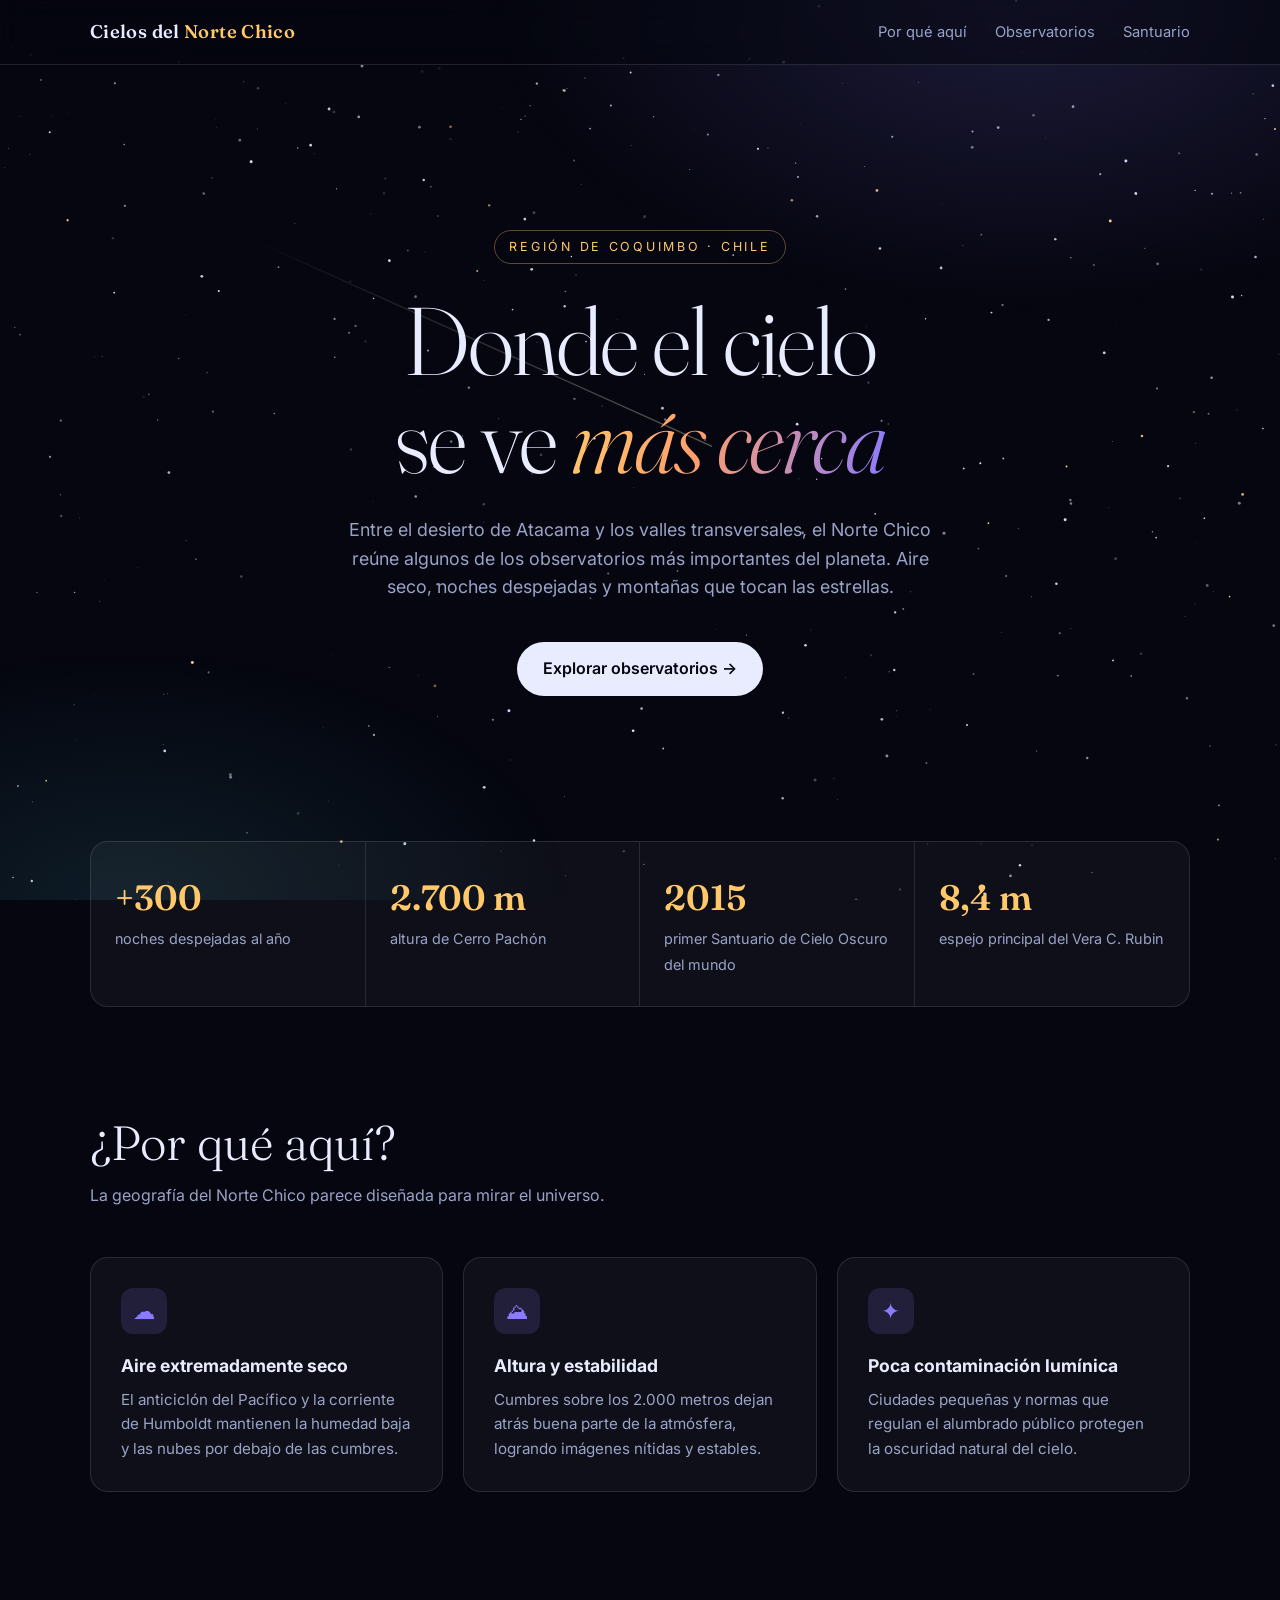
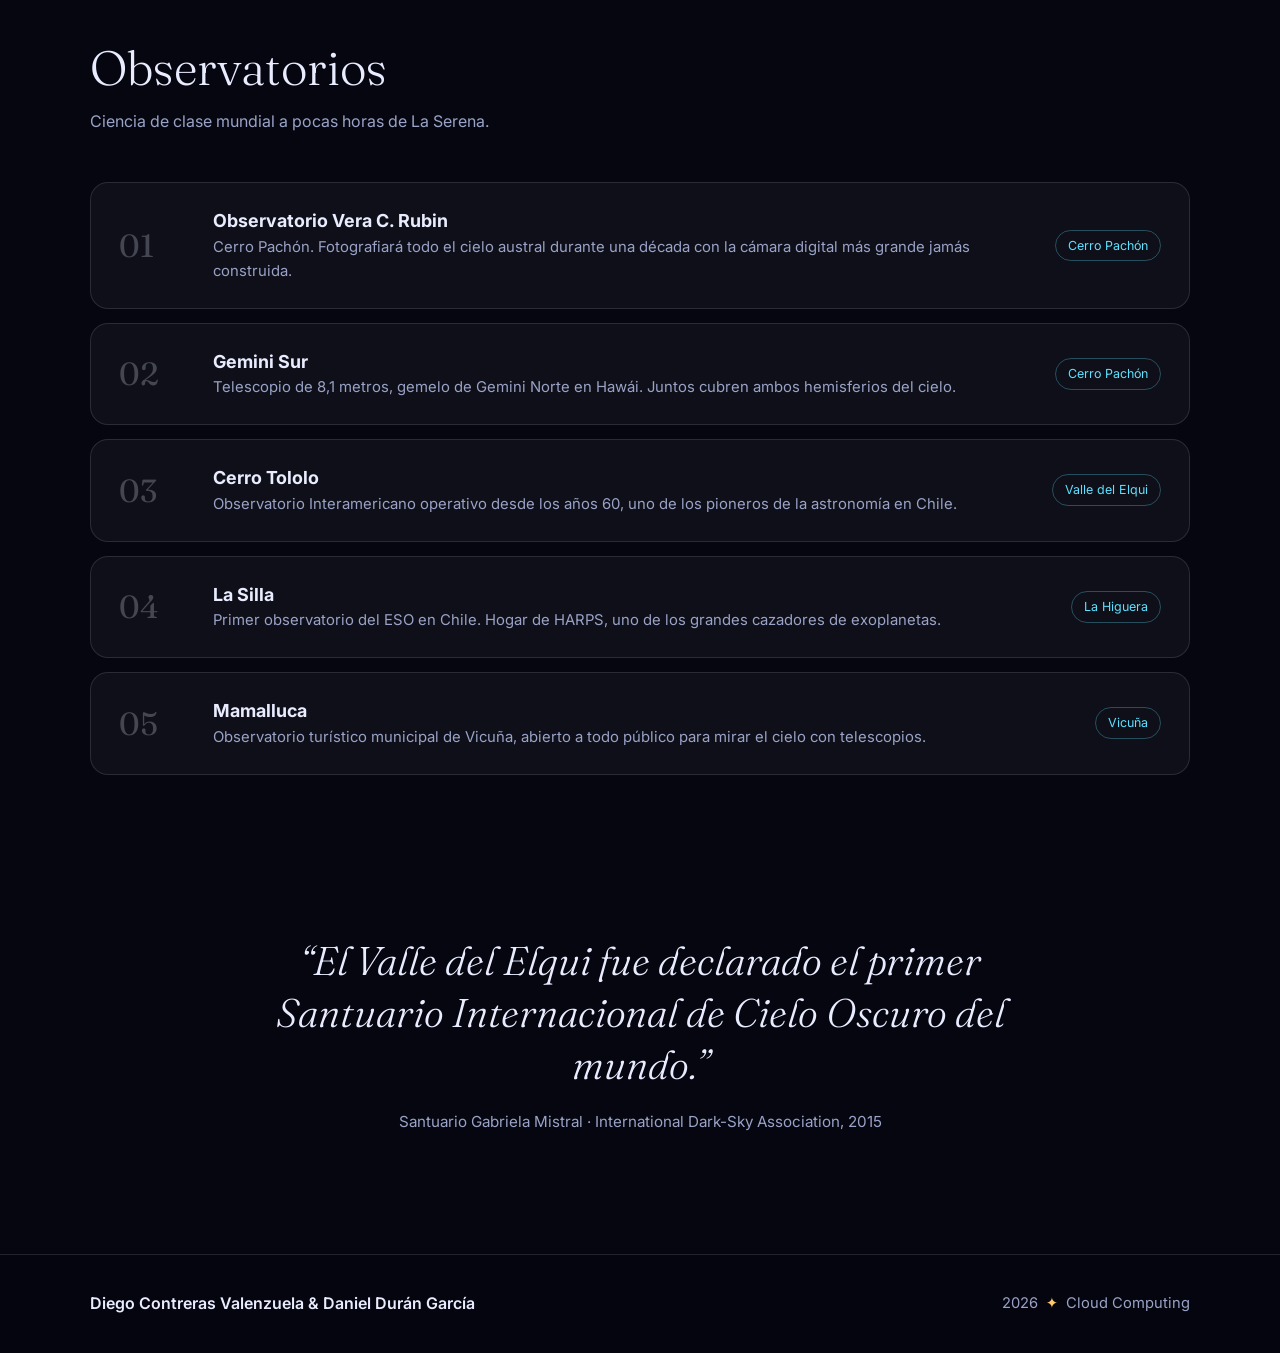
<file: index.html>
<!doctype html>
<html lang="es">
<head>
  <meta charset="utf-8">
  <meta name="viewport" content="width=device-width, initial-scale=1">
  <title>Cielos del Norte Chico</title>
  <meta name="description" content="Los cielos más limpios del planeta: observatorios de la Región de Coquimbo, Chile.">
  <link rel="preconnect" href="https://fonts.googleapis.com">
  <link rel="preconnect" href="https://fonts.gstatic.com" crossorigin>
  <link href="https://fonts.googleapis.com/css2?family=Fraunces:opsz,wght@9..144,300;9..144,600&family=Inter:wght@400;500;600&display=swap" rel="stylesheet">
  <style>
    :root {
      --bg: #05060f;
      --bg-2: #0b0e24;
      --ink: #e9ecff;
      --muted: #9aa3c7;
      --line: rgba(233, 236, 255, 0.12);
      --card: rgba(255, 255, 255, 0.04);
      --gold: #ffc96b;
      --violet: #8b7bff;
      --cyan: #5ee1ff;
      --radius: 18px;
    }

    * { box-sizing: border-box; margin: 0; padding: 0; }

    html { scroll-behavior: smooth; }

    body {
      font-family: "Inter", system-ui, sans-serif;
      background: var(--bg);
      color: var(--ink);
      line-height: 1.6;
      overflow-x: hidden;
    }

    #sky {
      position: fixed;
      inset: 0;
      z-index: -2;
      display: block;
    }

    .glow {
      position: fixed;
      inset: 0;
      z-index: -1;
      pointer-events: none;
      background:
        radial-gradient(60% 50% at 80% 0%, rgba(139, 123, 255, 0.18), transparent 70%),
        radial-gradient(50% 40% at 10% 100%, rgba(94, 225, 255, 0.10), transparent 70%);
    }

    .wrap { width: min(1100px, 100% - 32px); margin-inline: auto; }

    /* ---------- Nav ---------- */
    nav {
      position: sticky;
      top: 0;
      z-index: 10;
      backdrop-filter: blur(12px);
      background: rgba(5, 6, 15, 0.55);
      border-bottom: 1px solid var(--line);
    }
    nav .wrap {
      display: flex;
      align-items: center;
      justify-content: space-between;
      height: 64px;
    }
    .brand {
      font-family: "Fraunces", serif;
      font-weight: 600;
      font-size: 1.15rem;
      letter-spacing: 0.02em;
      color: var(--ink);
      text-decoration: none;
    }
    .brand span { color: var(--gold); }
    nav ul { display: flex; gap: 28px; list-style: none; }
    nav a.link { color: var(--muted); text-decoration: none; font-size: 0.92rem; transition: color .2s; }
    nav a.link:hover { color: var(--ink); }

    /* ---------- Hero ---------- */
    .hero {
      min-height: calc(100vh - 64px);
      display: grid;
      place-items: center;
      text-align: center;
      padding: 80px 0 120px;
    }
    .eyebrow {
      display: inline-block;
      font-size: 0.78rem;
      letter-spacing: 0.22em;
      text-transform: uppercase;
      color: var(--gold);
      border: 1px solid rgba(255, 201, 107, 0.35);
      padding: 6px 14px;
      border-radius: 999px;
      margin-bottom: 28px;
    }
    h1 {
      font-family: "Fraunces", serif;
      font-weight: 300;
      font-size: clamp(2.8rem, 8vw, 6rem);
      line-height: 1.02;
      letter-spacing: -0.02em;
    }
    h1 em {
      font-style: italic;
      background: linear-gradient(100deg, var(--gold), #ff9f6b 40%, var(--violet));
      -webkit-background-clip: text;
      background-clip: text;
      color: transparent;
    }
    .lead {
      max-width: 620px;
      margin: 28px auto 40px;
      color: var(--muted);
      font-size: 1.12rem;
    }
    .btn {
      display: inline-flex;
      align-items: center;
      gap: 10px;
      padding: 14px 26px;
      border-radius: 999px;
      background: var(--ink);
      color: var(--bg);
      font-weight: 600;
      text-decoration: none;
      transition: transform .2s, box-shadow .2s;
    }
    .btn:hover { transform: translateY(-2px); box-shadow: 0 10px 40px rgba(255, 201, 107, 0.25); }

    /* ---------- Stats ---------- */
    .stats {
      display: grid;
      grid-template-columns: repeat(4, 1fr);
      border: 1px solid var(--line);
      border-radius: var(--radius);
      background: var(--card);
      margin-top: -60px;
      position: relative;
    }
    .stat { padding: 28px 24px; border-right: 1px solid var(--line); }
    .stat:last-child { border-right: 0; }
    .stat b {
      display: block;
      font-family: "Fraunces", serif;
      font-weight: 600;
      font-size: 2.2rem;
      color: var(--gold);
    }
    .stat span { color: var(--muted); font-size: 0.9rem; }

    /* ---------- Sections ---------- */
    section { padding: 110px 0 40px; }
    .section-head { max-width: 640px; margin-bottom: 48px; }
    h2 {
      font-family: "Fraunces", serif;
      font-weight: 300;
      font-size: clamp(2rem, 4.5vw, 3rem);
      line-height: 1.1;
      margin-bottom: 14px;
    }
    .section-head p { color: var(--muted); }

    .why {
      display: grid;
      grid-template-columns: repeat(3, 1fr);
      gap: 20px;
    }
    .why article {
      padding: 30px;
      border: 1px solid var(--line);
      border-radius: var(--radius);
      background: var(--card);
    }
    .why .icon {
      width: 46px; height: 46px;
      display: grid; place-items: center;
      border-radius: 12px;
      background: rgba(139, 123, 255, 0.15);
      color: var(--violet);
      font-size: 1.4rem;
      margin-bottom: 18px;
    }
    .why h3 { font-size: 1.1rem; margin-bottom: 8px; }
    .why p { color: var(--muted); font-size: 0.95rem; }

    /* ---------- Observatories ---------- */
    .obs { display: grid; gap: 14px; }
    .ob {
      display: grid;
      grid-template-columns: 70px 1fr auto;
      align-items: center;
      gap: 24px;
      padding: 24px 28px;
      border: 1px solid var(--line);
      border-radius: var(--radius);
      background: var(--card);
      transition: border-color .25s, transform .25s, background .25s;
    }
    .ob:hover {
      border-color: rgba(255, 201, 107, 0.45);
      background: rgba(255, 201, 107, 0.05);
      transform: translateX(6px);
    }
    .ob .num {
      font-family: "Fraunces", serif;
      font-size: 2rem;
      color: rgba(233, 236, 255, 0.25);
    }
    .ob h3 { font-size: 1.12rem; }
    .ob p { color: var(--muted); font-size: 0.93rem; }
    .tag {
      font-size: 0.78rem;
      color: var(--cyan);
      border: 1px solid rgba(94, 225, 255, 0.3);
      padding: 5px 12px;
      border-radius: 999px;
      white-space: nowrap;
    }

    /* ---------- Quote ---------- */
    .quote {
      text-align: center;
      padding: 120px 0;
    }
    .quote blockquote {
      font-family: "Fraunces", serif;
      font-weight: 300;
      font-style: italic;
      font-size: clamp(1.6rem, 3.6vw, 2.5rem);
      line-height: 1.3;
      max-width: 820px;
      margin: 0 auto 18px;
    }
    .quote cite { color: var(--muted); font-style: normal; font-size: 0.95rem; }

    /* ---------- Footer ---------- */
    footer {
      border-top: 1px solid var(--line);
      background: rgba(5, 6, 15, 0.75);
      backdrop-filter: blur(10px);
      padding: 36px 0;
    }
    footer .wrap {
      display: flex;
      flex-wrap: wrap;
      justify-content: space-between;
      align-items: center;
      gap: 16px;
    }
    footer .who { font-weight: 600; }
    footer .meta { color: var(--muted); font-size: 0.92rem; }
    footer .dot { color: var(--gold); margin: 0 8px; }

    /* ---------- Reveal on scroll ---------- */
    .reveal { opacity: 0; transform: translateY(24px); transition: opacity .8s ease, transform .8s ease; }
    .reveal.in { opacity: 1; transform: none; }

    /* ---------- Responsive ---------- */
    @media (max-width: 860px) {
      nav ul { display: none; }
      .stats { grid-template-columns: repeat(2, 1fr); }
      .stat:nth-child(2) { border-right: 0; }
      .stat:nth-child(-n+2) { border-bottom: 1px solid var(--line); }
      .why { grid-template-columns: 1fr; }
      .ob { grid-template-columns: 1fr; gap: 8px; }
      .ob .num { font-size: 1.4rem; }
      .tag { justify-self: start; }
      footer .wrap { flex-direction: column; text-align: center; }
    }

    @media (prefers-reduced-motion: reduce) {
      html { scroll-behavior: auto; }
      .reveal { opacity: 1; transform: none; transition: none; }
      .ob, .btn { transition: none; }
    }
  </style>
</head>
<body>
  <canvas id="sky" aria-hidden="true"></canvas>
  <div class="glow"></div>

  <nav>
    <div class="wrap">
      <a class="brand" href="#">Cielos del <span>Norte Chico</span></a>
      <ul>
        <li><a class="link" href="#por-que">Por qué aquí</a></li>
        <li><a class="link" href="#observatorios">Observatorios</a></li>
        <li><a class="link" href="#santuario">Santuario</a></li>
      </ul>
    </div>
  </nav>

  <header class="hero">
    <div class="wrap">
      <span class="eyebrow">Región de Coquimbo · Chile</span>
      <h1>Donde el cielo<br>se ve <em>más cerca</em></h1>
      <p class="lead">
        Entre el desierto de Atacama y los valles transversales, el Norte Chico
        reúne algunos de los observatorios más importantes del planeta.
        Aire seco, noches despejadas y montañas que tocan las estrellas.
      </p>
      <a class="btn" href="#observatorios">Explorar observatorios →</a>
    </div>
  </header>

  <div class="wrap">
    <div class="stats reveal">
      <div class="stat"><b>+300</b><span>noches despejadas al año</span></div>
      <div class="stat"><b>2.700 m</b><span>altura de Cerro Pachón</span></div>
      <div class="stat"><b>2015</b><span>primer Santuario de Cielo Oscuro del mundo</span></div>
      <div class="stat"><b>8,4 m</b><span>espejo principal del Vera C. Rubin</span></div>
    </div>
  </div>

  <section id="por-que">
    <div class="wrap">
      <div class="section-head reveal">
        <h2>¿Por qué aquí?</h2>
        <p>La geografía del Norte Chico parece diseñada para mirar el universo.</p>
      </div>
      <div class="why">
        <article class="reveal">
          <div class="icon">☁</div>
          <h3>Aire extremadamente seco</h3>
          <p>El anticiclón del Pacífico y la corriente de Humboldt mantienen
          la humedad baja y las nubes por debajo de las cumbres.</p>
        </article>
        <article class="reveal">
          <div class="icon">⛰</div>
          <h3>Altura y estabilidad</h3>
          <p>Cumbres sobre los 2.000 metros dejan atrás buena parte de la
          atmósfera, logrando imágenes nítidas y estables.</p>
        </article>
        <article class="reveal">
          <div class="icon">✦</div>
          <h3>Poca contaminación lumínica</h3>
          <p>Ciudades pequeñas y normas que regulan el alumbrado público
          protegen la oscuridad natural del cielo.</p>
        </article>
      </div>
    </div>
  </section>

  <section id="observatorios">
    <div class="wrap">
      <div class="section-head reveal">
        <h2>Observatorios</h2>
        <p>Ciencia de clase mundial a pocas horas de La Serena.</p>
      </div>
      <div class="obs">
        <div class="ob reveal">
          <div class="num">01</div>
          <div>
            <h3>Observatorio Vera C. Rubin</h3>
            <p>Cerro Pachón. Fotografiará todo el cielo austral durante una década con la cámara digital más grande jamás construida.</p>
          </div>
          <span class="tag">Cerro Pachón</span>
        </div>
        <div class="ob reveal">
          <div class="num">02</div>
          <div>
            <h3>Gemini Sur</h3>
            <p>Telescopio de 8,1 metros, gemelo de Gemini Norte en Hawái. Juntos cubren ambos hemisferios del cielo.</p>
          </div>
          <span class="tag">Cerro Pachón</span>
        </div>
        <div class="ob reveal">
          <div class="num">03</div>
          <div>
            <h3>Cerro Tololo</h3>
            <p>Observatorio Interamericano operativo desde los años 60, uno de los pioneros de la astronomía en Chile.</p>
          </div>
          <span class="tag">Valle del Elqui</span>
        </div>
        <div class="ob reveal">
          <div class="num">04</div>
          <div>
            <h3>La Silla</h3>
            <p>Primer observatorio del ESO en Chile. Hogar de HARPS, uno de los grandes cazadores de exoplanetas.</p>
          </div>
          <span class="tag">La Higuera</span>
        </div>
        <div class="ob reveal">
          <div class="num">05</div>
          <div>
            <h3>Mamalluca</h3>
            <p>Observatorio turístico municipal de Vicuña, abierto a todo público para mirar el cielo con telescopios.</p>
          </div>
          <span class="tag">Vicuña</span>
        </div>
      </div>
    </div>
  </section>

  <section id="santuario" class="quote">
    <div class="wrap reveal">
      <blockquote>“El Valle del Elqui fue declarado el primer Santuario Internacional de Cielo Oscuro del mundo.”</blockquote>
      <cite>Santuario Gabriela Mistral · International Dark-Sky Association, 2015</cite>
    </div>
  </section>

  <footer>
    <div class="wrap">
      <div class="who">Diego Contreras Valenzuela &amp; Daniel Durán García</div>
      <div class="meta">
        <span id="year">2026</span><span class="dot">✦</span>Cloud Computing
      </div>
    </div>
  </footer>

  <script>
    // Año actual dinámico (el HTML trae 2026 como respaldo si JS no carga)
    document.getElementById("year").textContent = new Date().getFullYear();

    // Aparición de secciones al hacer scroll
    const io = new IntersectionObserver((entries) => {
      entries.forEach((e) => {
        if (e.isIntersecting) { e.target.classList.add("in"); io.unobserve(e.target); }
      });
    }, { threshold: 0.15 });
    document.querySelectorAll(".reveal").forEach((el) => io.observe(el));

    // Cielo estrellado animado
    const canvas = document.getElementById("sky");
    const ctx = canvas.getContext("2d");
    const reduced = window.matchMedia("(prefers-reduced-motion: reduce)").matches;
    let stars = [], shooting = null, w, h, dpr;

    function resize() {
      dpr = Math.min(window.devicePixelRatio || 1, 2);
      w = window.innerWidth; h = window.innerHeight;
      canvas.width = w * dpr; canvas.height = h * dpr;
      canvas.style.width = w + "px"; canvas.style.height = h + "px";
      ctx.setTransform(dpr, 0, 0, dpr, 0, 0);
      const count = Math.floor((w * h) / 2600);
      stars = Array.from({ length: count }, () => ({
        x: Math.random() * w,
        y: Math.random() * h,
        r: Math.random() * 1.3 + 0.2,
        a: Math.random(),
        s: Math.random() * 0.015 + 0.003,
        warm: Math.random() < 0.12
      }));
    }

    function draw() {
      ctx.fillStyle = "#05060f";
      ctx.fillRect(0, 0, w, h);
      for (const st of stars) {
        if (!reduced) {
          st.a += st.s;
          if (st.a > 1 || st.a < 0.15) st.s *= -1;
        }
        ctx.beginPath();
        ctx.arc(st.x, st.y, st.r, 0, Math.PI * 2);
        ctx.fillStyle = st.warm
          ? `rgba(255, 214, 150, ${st.a})`
          : `rgba(220, 228, 255, ${st.a})`;
        ctx.fill();
      }

      if (!reduced) {
        if (!shooting && Math.random() < 0.004) {
          shooting = { x: Math.random() * w * 0.7, y: Math.random() * h * 0.4, len: 0, life: 1 };
        }
        if (shooting) {
          shooting.len += 14; shooting.life -= 0.02;
          const x2 = shooting.x + shooting.len, y2 = shooting.y + shooting.len * 0.45;
          const g = ctx.createLinearGradient(shooting.x, shooting.y, x2, y2);
          g.addColorStop(0, "rgba(255,255,255,0)");
          g.addColorStop(1, `rgba(255,236,200,${shooting.life})`);
          ctx.strokeStyle = g; ctx.lineWidth = 1.4;
          ctx.beginPath(); ctx.moveTo(shooting.x, shooting.y); ctx.lineTo(x2, y2); ctx.stroke();
          if (shooting.life <= 0) shooting = null;
        }
        requestAnimationFrame(draw);
      }
    }

    window.addEventListener("resize", () => { resize(); if (reduced) draw(); });
    resize();
    draw();
  </script>
</body>
</html>
</file>
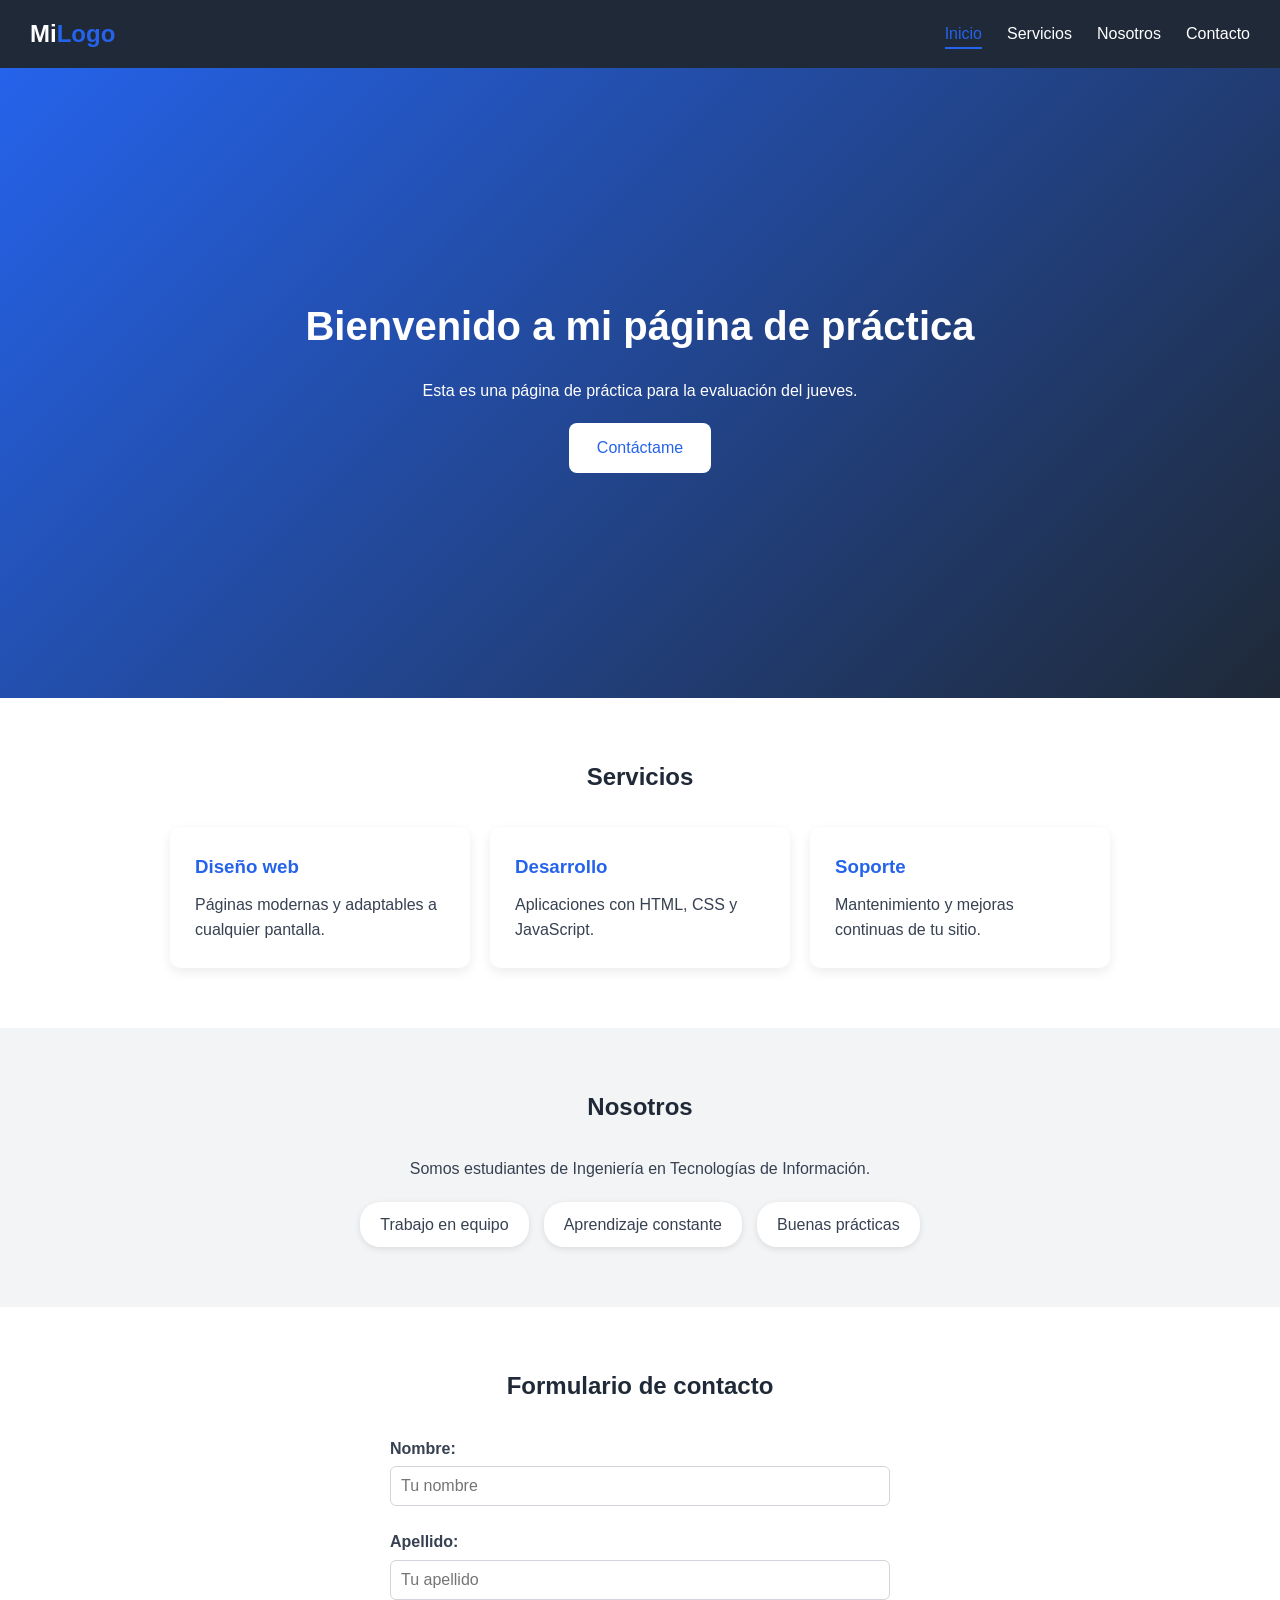
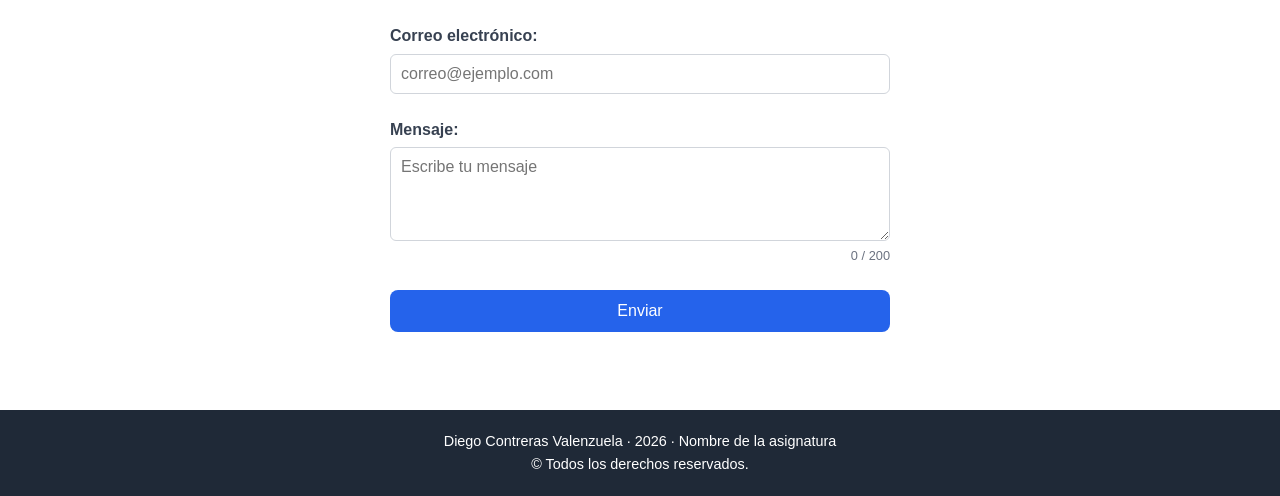
<file: practica.html>
<!DOCTYPE html>
<html lang="es">
<head>
    <!-- ===== METADATOS: no se ven en la página ===== -->
    <meta charset="UTF-8">
    <meta name="viewport" content="width=device-width, initial-scale=1.0">
    <title>Página de práctica - Evaluación jueves</title>

    <!-- CSS y JS externos. "defer" = el JS se ejecuta cuando el HTML ya cargó -->
    <link rel="stylesheet" href="practica.css">
    <script src="practica.js" defer></script>
</head>
<body>

    <!-- ===== NAVBAR ===== -->
    <header>
        <nav class="navbar">
            <a href="#inicio" class="logo">Mi<span>Logo</span></a>

            <!-- Botón hamburguesa: solo se ve en celular (ver CSS @media) -->
            <button class="menu-toggle" id="menu-toggle" aria-label="Abrir menú">☰</button>

            <ul class="menu" id="menu">
                <li><a href="#inicio" class="activo">Inicio</a></li>
                <li><a href="#servicios">Servicios</a></li>
                <li><a href="#nosotros">Nosotros</a></li>
                <li><a href="#contacto">Contacto</a></li>
            </ul>
        </nav>
    </header>

    <!-- ===== CONTENIDO PRINCIPAL ===== -->
    <main>

        <!-- Sección 1: Hero (portada) -->
        <section id="inicio" class="hero">
            <h1>Bienvenido a mi página de práctica</h1>
            <p>Esta es una página de práctica para la evaluación del jueves.</p>
            <a href="#contacto" class="boton">Contáctame</a>
        </section>

        <!-- Sección 2: Tarjetas (cards) en grid -->
        <section id="servicios" class="seccion">
            <h2>Servicios</h2>
            <div class="tarjetas">
                <article class="tarjeta">
                    <h3>Diseño web</h3>
                    <p>Páginas modernas y adaptables a cualquier pantalla.</p>
                </article>
                <article class="tarjeta">
                    <h3>Desarrollo</h3>
                    <p>Aplicaciones con HTML, CSS y JavaScript.</p>
                </article>
                <article class="tarjeta">
                    <h3>Soporte</h3>
                    <p>Mantenimiento y mejoras continuas de tu sitio.</p>
                </article>
            </div>
        </section>

        <!-- Sección 3: Texto + lista -->
        <section id="nosotros" class="seccion seccion-alterna">
            <h2>Nosotros</h2>
            <p>Somos estudiantes de Ingeniería en Tecnologías de Información.</p>
            <ul class="lista">
                <li>Trabajo en equipo</li>
                <li>Aprendizaje constante</li>
                <li>Buenas prácticas</li>
            </ul>
        </section>

        <!-- Sección 4: Formulario -->
        <section id="contacto" class="seccion">
            <h2>Formulario de contacto</h2>

            <!-- novalidate: desactiva la validación del navegador para validar con JS -->
            <form id="formulario" class="formulario" novalidate>
                <div class="campo">
                    <label for="nombre">Nombre:</label>
                    <input type="text" id="nombre" name="nombre" placeholder="Tu nombre">
                    <small class="error" id="error-nombre"></small>
                </div>

                <div class="campo">
                    <label for="apellido">Apellido:</label>
                    <input type="text" id="apellido" name="apellido" placeholder="Tu apellido">
                    <small class="error" id="error-apellido"></small>
                </div>

                <div class="campo">
                    <label for="email">Correo electrónico:</label>
                    <input type="email" id="email" name="email" placeholder="correo@ejemplo.com">
                    <small class="error" id="error-email"></small>
                </div>

                <div class="campo">
                    <label for="mensaje">Mensaje:</label>
                    <textarea id="mensaje" name="mensaje" rows="4" placeholder="Escribe tu mensaje"></textarea>
                    <small class="contador" id="contador">0 / 200</small>
                    <small class="error" id="error-mensaje"></small>
                </div>

                <button type="submit" class="boton">Enviar</button>

                <!-- Mensaje de éxito: oculto hasta que se envía bien -->
                <p class="exito" id="exito"></p>
            </form>
        </section>

    </main>

    <!-- ===== FOOTER ===== -->
    <footer class="footer">
        <p>Diego Contreras Valenzuela · <span id="anio">2026</span> · Nombre de la asignatura</p>
        <p>&copy; Todos los derechos reservados.</p>
    </footer>

</body>
</html>
</file>
<file: practica.css>
/* ===== VARIABLES: colores reutilizables (se usan con var(--nombre)) ===== */
:root {
    --primario: #2563eb;
    --primario-oscuro: #1e40af;
    --oscuro: #1f2937;
    --claro: #f3f4f6;
    --texto: #374151;
    --error: #dc2626;
    --exito: #16a34a;
}

/* ===== RESET: quita márgenes por defecto del navegador ===== */
* {
    margin: 0;
    padding: 0;
    box-sizing: border-box; /* el padding no agranda los elementos */
}

html {
    scroll-behavior: smooth; /* desplazamiento suave al hacer clic en el menú */
}

body {
    font-family: Arial, Helvetica, sans-serif;
    color: var(--texto);
    line-height: 1.6;
    min-height: 100vh;          /* mínimo, el alto de la pantalla */
    display: flex;
    flex-direction: column;     /* header, main y footer apilados */
}

main {
    flex: 1;                    /* se estira y empuja el footer abajo */
}

/* ===== NAVBAR ===== */
.navbar {
    position: sticky;           /* se queda pegada arriba al hacer scroll */
    top: 0;
    z-index: 100;               /* queda por encima del resto */
    display: flex;              /* logo y menú en la misma fila */
    justify-content: space-between; /* logo a la izquierda, menú a la derecha */
    align-items: center;        /* centrados verticalmente */
    padding: 15px 30px;
    background: var(--oscuro);
}

.logo {
    color: white;
    font-size: 1.5rem;
    font-weight: bold;
    text-decoration: none;
}

.logo span {
    color: var(--primario);
}

.menu {
    display: flex;              /* los <li> en fila (horizontal) */
    gap: 25px;                  /* espacio entre ítems */
    list-style: none;           /* sin viñetas */
}

.menu a {
    color: white;
    text-decoration: none;      /* sin subrayado */
    padding: 5px 0;
    border-bottom: 2px solid transparent;
    transition: color 0.3s, border-color 0.3s;
}

.menu a:hover,
.menu a.activo {
    color: var(--primario);
    border-bottom-color: var(--primario);
}

/* Botón hamburguesa: oculto en pantallas grandes */
.menu-toggle {
    display: none;
    background: none;
    border: none;
    color: white;
    font-size: 1.8rem;
    cursor: pointer;
}

/* ===== HERO (portada) ===== */
.hero {
    min-height: 70vh;
    display: flex;
    flex-direction: column;
    justify-content: center;    /* centrado vertical */
    align-items: center;        /* centrado horizontal */
    text-align: center;
    gap: 20px;
    padding: 40px 20px;
    color: white;
    background: linear-gradient(135deg, var(--primario), var(--oscuro));
}

.hero h1 {
    font-size: 2.5rem;
}

/* ===== BOTÓN reutilizable ===== */
.boton {
    display: inline-block;
    padding: 12px 28px;
    background: var(--primario);
    color: white;
    border: none;
    border-radius: 8px;
    font-size: 1rem;
    text-decoration: none;
    cursor: pointer;
    transition: background 0.3s, transform 0.2s;
}

.boton:hover {
    background: var(--primario-oscuro);
    transform: translateY(-2px);
}

.hero .boton {
    background: white;
    color: var(--primario);
}

/* ===== SECCIONES ===== */
.seccion {
    padding: 60px 30px;
    max-width: 1000px;
    margin: 0 auto;             /* centra la sección horizontalmente */
}

.seccion h2 {
    text-align: center;
    margin-bottom: 30px;
    color: var(--oscuro);
}

.seccion-alterna {
    max-width: none;
    background: var(--claro);
    text-align: center;
}

.lista {
    list-style: none;
    display: flex;
    justify-content: center;
    flex-wrap: wrap;            /* si no caben, bajan a otra línea */
    gap: 15px;
    margin-top: 20px;
}

.lista li {
    background: white;
    padding: 10px 20px;
    border-radius: 20px;
    box-shadow: 0 2px 6px rgba(0, 0, 0, 0.1);
}

/* ===== TARJETAS con GRID ===== */
.tarjetas {
    display: grid;
    grid-template-columns: repeat(3, 1fr); /* 3 columnas iguales */
    gap: 20px;
}

.tarjeta {
    padding: 25px;
    background: white;
    border-radius: 10px;
    box-shadow: 0 4px 12px rgba(0, 0, 0, 0.08);
    transition: transform 0.3s;
}

.tarjeta:hover {
    transform: translateY(-5px);
}

.tarjeta h3 {
    color: var(--primario);
    margin-bottom: 10px;
}

/* ===== FORMULARIO ===== */
.formulario {
    max-width: 500px;
    margin: 0 auto;
    display: flex;
    flex-direction: column;
    gap: 18px;                  /* reemplaza a los <br><br> */
}

.campo {
    display: flex;
    flex-direction: column;     /* label arriba, input abajo */
    gap: 5px;
}

.campo label {
    font-weight: bold;
}

.campo input,
.campo textarea {
    padding: 10px;
    border: 1px solid #d1d5db;
    border-radius: 6px;
    font-size: 1rem;
    font-family: inherit;
}

.campo input:focus,
.campo textarea:focus {
    outline: none;
    border-color: var(--primario);
    box-shadow: 0 0 0 3px rgba(37, 99, 235, 0.2);
}

/* Clase que agrega el JS cuando un campo tiene error */
.campo .invalido {
    border-color: var(--error);
}

.error {
    color: var(--error);
    font-size: 0.85rem;
}

.contador {
    color: #6b7280;
    font-size: 0.8rem;
    text-align: right;
}

.exito {
    color: var(--exito);
    font-weight: bold;
    text-align: center;
}

/* ===== FOOTER ===== */
.footer {
    background: var(--oscuro);
    color: white;
    text-align: center;
    padding: 20px;
    font-size: 0.9rem;
}

/* ===== RESPONSIVE: pantallas de 768px o menos (celular / tablet) ===== */
@media (max-width: 768px) {
    .menu-toggle {
        display: block;         /* aparece la hamburguesa */
    }

    .menu {
        display: none;          /* menú oculto hasta tocar la hamburguesa */
        position: absolute;
        top: 100%;              /* justo debajo de la navbar */
        left: 0;
        right: 0;
        flex-direction: column; /* ítems en columna */
        align-items: center;
        gap: 15px;
        padding: 20px 0;
        background: var(--oscuro);
    }

    .menu.abierto {
        display: flex;          /* el JS agrega la clase "abierto" */
    }

    .hero h1 {
        font-size: 1.8rem;
    }

    .tarjetas {
        grid-template-columns: 1fr; /* 1 columna en celular */
    }
}
</file>
